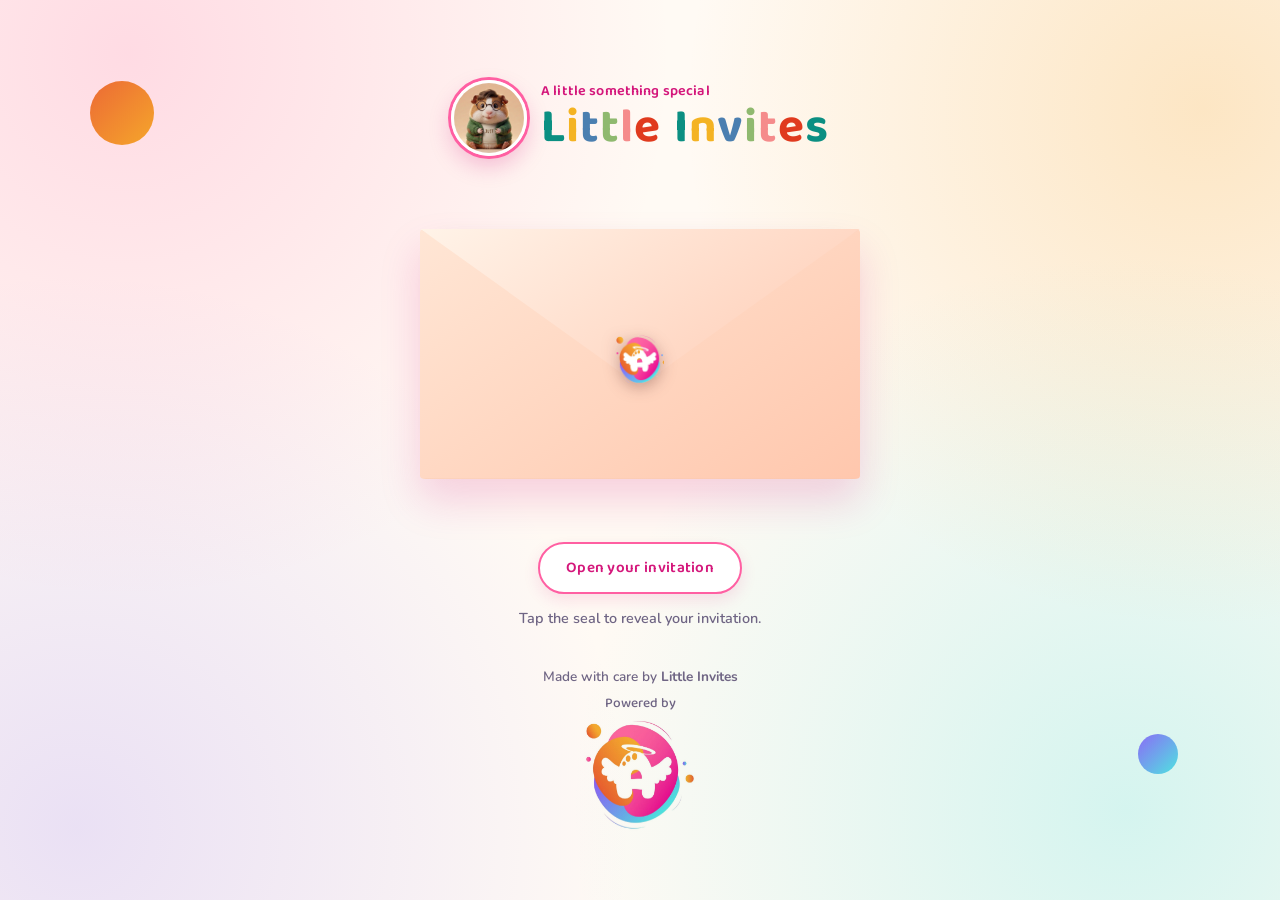
<file: index.html>
<!DOCTYPE html>
<html lang="en">
<head>
    <meta charset="UTF-8">
    <meta name="viewport" content="width=device-width, initial-scale=1.0">
    <meta name="theme-color" content="#fffaf4">

    <title>Little Invites | You're Invited</title>

    <link rel="preconnect" href="https://fonts.googleapis.com">
    <link rel="preconnect" href="https://fonts.gstatic.com" crossorigin>
    <link href="https://fonts.googleapis.com/css2?family=Baloo+2:wght@400;500;600;700;800&family=Fredoka:wght@400;500;600&family=Nunito:ital,wght@0,400;0,600;0,700;1,400&display=swap" rel="stylesheet">

    <link rel="stylesheet" href="css/style.css">
    <link rel="stylesheet" href="css/rsvp.css">

    <!-- Seal override: shows the Little A's Creation "A" instead of the letter L -->
    <style>
        .wax-seal {
            background: transparent !important;
            border: 0 !important;
            box-shadow: none !important;
            padding: 0 !important;
            overflow: visible !important;
            font-size: 0 !important;
        }
        .wax-seal::before,
        .wax-seal::after { display: none !important; }
        .wax-seal .seal-logo {
            display: block;
            width: 100%;
            height: 100%;
            object-fit: contain;
            filter: drop-shadow(0 4px 8px rgba(80, 30, 30, 0.35));
            pointer-events: none;
        }
    </style>
</head>

<body class="invite-page">

    <main class="invite-shell">

        <header class="invite-header">

            <img class="mascot"
                 src="images/mascot.jpg"
                 alt="Little Invites mascot: a guinea pig in round glasses and a green cardigan"
                 width="76"
                 height="76">

            <div class="invite-header-text">

                <p class="eyebrow">A little something special</p>

                <h1 class="brand" aria-label="Little Invites">
                    <span aria-hidden="true">
                        <span class="c1">L</span><span class="c2">i</span><span class="c3">t</span><span class="c4">t</span><span class="c5">l</span><span class="c6">e</span><span class="gap"></span><span class="c1">I</span><span class="c2">n</span><span class="c3">v</span><span class="c4">i</span><span class="c5">t</span><span class="c6">e</span><span class="c1">s</span>
                    </span>
                </h1>

            </div>

        </header>

        <section class="envelope-stage" aria-label="Interactive invitation envelope">

            <div class="envelope" id="envelope">

                <div class="envelope-back"></div>

                <article class="letter">

                    <p class="letter-kicker">
                        We would love to celebrate with you
                    </p>

                    <h2 id="eventTitle">
                        A Special Celebration
                    </h2>

                    <div class="color-rule"></div>

                    <p class="guest-line">
                        Dear <strong id="guestName">Guest</strong>,
                    </p>

                    <p class="letter-message" id="message">
                        It would mean so much to have you celebrate this special day with us.
                    </p>

                    <p class="event-date" id="eventDate">
                        Date to be announced
                    </p>

                    <p class="event-venue" id="eventVenue">
                        Venue details to follow
                    </p>

                    <a class="map-link hidden"
                       id="mapLink"
                       target="_blank"
                       rel="noopener">
                        View location
                    </a>

                    <div class="letter-actions">

                        <a class="button button-gold" id="rsvpYes" href="#">
                            Accept invitation
                        </a>

                        <a class="text-link" id="rsvpNo" href="#">
                            Sorry, can't attend
                        </a>

                    </div>

                    <p class="small-note">
                        With love, and warm wishes
                    </p>

                </article>

                <div class="envelope-front"></div>

                <div class="envelope-flap"></div>

                <div class="wax-seal" aria-hidden="true">
                    <img class="seal-logo"
                         src="images/seal-a.png"
                         alt=""
                         width="400"
                         height="400">
                </div>

            </div>

        </section>

        <button class="button button-outline" id="openButton" type="button">
            Open your invitation
        </button>

        <p class="hint" id="hint">
            Tap the seal to reveal your invitation.
        </p>

        <p class="footer-note">
            Made with care by <strong>Little Invites</strong>
        </p>

        <div class="powered-by">

            <p class="powered-label">Powered by</p>

            <img class="powered-logo"
                 src="images/little-as-creation-logo.jpg"
                 alt="Little A's Creation, Prints and Crafts"
                 width="480"
                 height="429"
                 decoding="async">

        </div>

    </main>

    <script src="js/main.js"></script>
    <script src="js/firebase-config.js"></script>
    <script src="js/invite-loader.js"></script>
    <script src="js/rsvp.js"></script>

</body>
</html>
</file>
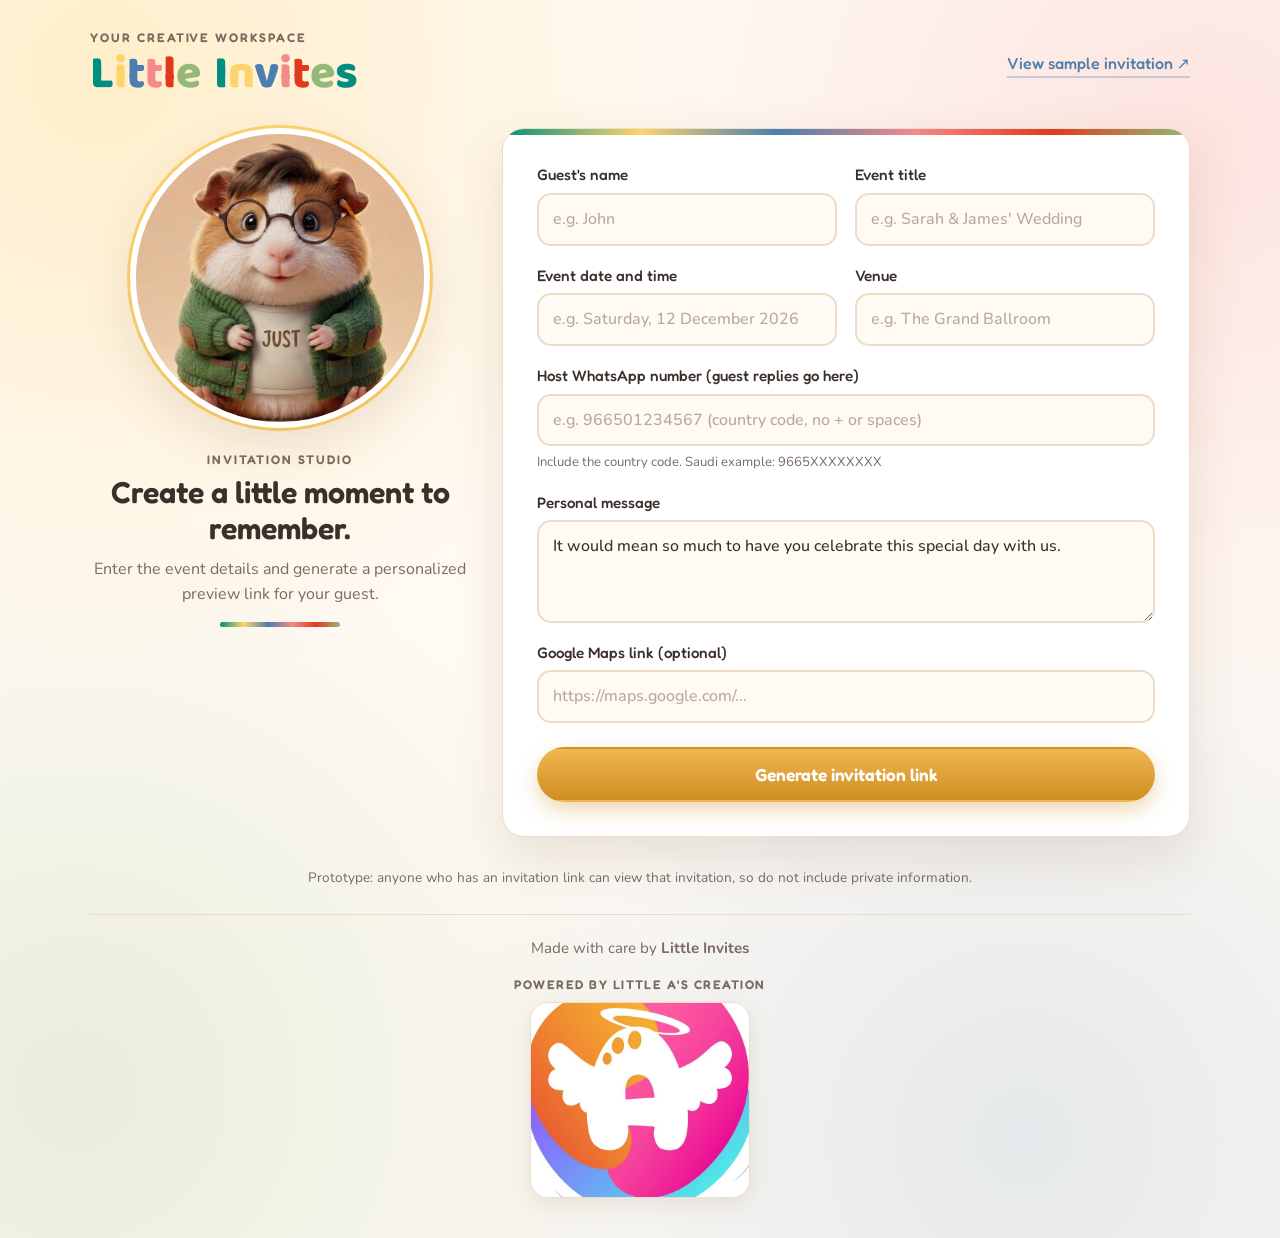
<file: admin.html>
<!DOCTYPE html>
<html lang="en">

<head>
    <meta charset="UTF-8">
    <meta name="viewport" content="width=device-width, initial-scale=1.0">
    <meta name="theme-color" content="#fffaf4">

    <title>Little Invites | Admin Studio</title>

    <link rel="preconnect" href="https://fonts.googleapis.com">
    <link rel="preconnect" href="https://fonts.gstatic.com" crossorigin>
    <link href="https://fonts.googleapis.com/css2?family=Baloo+2:wght@400;500;600;700;800&family=Fredoka:wght@400;500;600&family=Nunito:ital,wght@0,400;0,600;0,700;1,400&display=swap" rel="stylesheet">

    <!-- Admin page has its own stylesheet so index.html and style.css stay untouched -->
    <link rel="stylesheet" href="css/admin.css">
</head>

<body class="admin-page">

    <main class="admin-shell">

        <!-- Header -->
        <header class="admin-header">

            <div class="admin-header-text">
                <p class="eyebrow">Your creative workspace</p>

                <h1 class="brand" aria-label="Little Invites">
                    <span aria-hidden="true">
                        <span class="c1">L</span><span class="c2">i</span><span class="c3">t</span><span class="c4">t</span><span class="c5">l</span><span class="c6">e</span><span class="gap"></span><span class="c1">I</span><span class="c2">n</span><span class="c3">v</span><span class="c4">i</span><span class="c5">t</span><span class="c6">e</span><span class="c1">s</span>
                    </span>
                </h1>
            </div>

            <a class="text-link" href="index.html">View sample invitation ↗</a>

        </header>


        <div class="admin-layout">

            <!-- Left: intro + guinea pig -->
            <aside class="admin-side">

                <div class="mascot-frame">
                    <img class="mascot-big"
                         src="images/mascot.jpg"
                         alt="Little Invites mascot: a guinea pig in round glasses and a green cardigan"
                         width="1376"
                         height="768">
                </div>

                <div class="admin-intro">
                    <p class="eyebrow">Invitation studio</p>

                    <h2>Create a little moment to remember.</h2>

                    <p>
                        Enter the event details and generate a personalized
                        preview link for your guest.
                    </p>

                    <div class="color-rule"></div>
                </div>

            </aside>


            <!-- Right: form -->
            <section class="form-card">

                <form id="inviteForm">

                    <div class="form-grid">

                        <label>
                            Guest's name
                            <input id="guest" placeholder="e.g. John" required maxlength="60">
                        </label>

                        <label>
                            Event title
                            <input id="title" placeholder="e.g. Sarah &amp; James' Wedding" required maxlength="90">
                        </label>

                        <label>
                            Event date and time
                            <input id="date" placeholder="e.g. Saturday, 12 December 2026">
                        </label>

                        <label>
                            Venue
                            <input id="venue" placeholder="e.g. The Grand Ballroom">
                        </label>

                        <label class="full-width">
                            Host WhatsApp number (guest replies go here)
                            <input id="phone" type="tel" inputmode="tel" required
                                   placeholder="e.g. 966501234567 (country code, no + or spaces)"
                                   maxlength="20">
                            <span class="field-hint">Include the country code. Saudi example: 9665XXXXXXXX</span>
                        </label>

                        <label class="full-width">
                            Personal message
                            <textarea id="message" rows="3" maxlength="240">It would mean so much to have you celebrate this special day with us.</textarea>
                        </label>

                        <label class="full-width">
                            Google Maps link (optional)
                            <input id="map" type="url" placeholder="https://maps.google.com/...">
                        </label>

                    </div>

                    <button class="button button-gold button-wide" type="submit">
                        Generate invitation link
                    </button>

                </form>


                <div class="generated hidden" id="generated" aria-live="polite">

                    <p class="eyebrow">Your invitation link</p>

                    <p class="generated-note">
                        This link opens the personalized invitation page.
                    </p>

                    <div class="link-row">
                        <input id="generatedUrl" readonly aria-label="Generated invitation URL">

                        <button class="button button-outline" id="copyButton" type="button">
                            Copy
                        </button>
                    </div>

                    <div class="generated-actions">
                        <a class="button button-gold" id="previewLink" target="_blank" rel="noopener">
                            Preview invitation
                        </a>

                        <span class="copy-status" id="copyStatus" role="status"></span>
                    </div>

                </div>

            </section>

        </div>


        <p class="admin-disclaimer">
            Prototype: anyone who has an invitation link can view that invitation,
            so do not include private information.
        </p>


        <!-- Footer -->
        <footer class="admin-footer">

            <p class="footer-note">
                Made with care by <strong>Little Invites</strong>
            </p>

            <div class="powered-by">

                <p class="powered-label">Powered by Little A's Creation</p>

                <div class="logo-crop">
                    <img class="powered-logo"
                         src="images/little-as-creation-logo.jpg"
                         alt="Little A's Creation, Prints and Crafts"
                         width="2048"
                         height="2048"
                         decoding="async">
                </div>

            </div>

        </footer>

    </main>

    <script src="js/firebase-config.js"></script>
    <script src="js/admin.js"></script>

</body>

</html>
</file>
<file: css/style.css>
:root {
    /* Original Little Invites palette (still used by the Admin Studio) */
    --ink: #20232b;
    --night: #171b24;
    --cream: #f7f2e9;
    --paper: #fffdf8;
    --gold: #c6a66b;
    --gold-light: #e6d2a7;
    --muted: #a9a49a;

    --serif: Georgia, "Times New Roman", serif;
    --sans: Arial, Helvetica, sans-serif;

    /* Little A's Creation palette (invitation page) */
    --pink: #ff5fa2;
    --magenta: #d4177b;
    --orange: #f5a62b;
    --coral: #e5532b;
    --purple: #8b6cf6;
    --cyan: #4fe3e0;
    --teal: #0b8f82;
    --blue: #4b7fb0;
    --leaf: #8fb96f;
    --sun: #f4b323;
    --salmon: #f58b8b;
    --red: #e03a1e;

    --plum: #2d2540;
    --plum-soft: #6f6584;
    --warm-white: #fffaf4;

    --display: "Baloo 2", "Fredoka", "Nunito", "Trebuchet MS", Arial, sans-serif;
    --text: "Nunito", "Segoe UI", Arial, sans-serif;
}

* {
    box-sizing: border-box;
}

body {
    margin: 0;
    font-family: var(--sans);
}

/* =================================
   ADMIN PAGE BACKGROUND (dark, unchanged)
================================= */

.admin-page {
    min-height: 100vh;
    color: var(--cream);

    background:
        radial-gradient(
            ellipse at 50% 25%,
            #303644 0%,
            var(--night) 58%,
            #10131a 100%
        );
}

/* =================================
   INVITATION PAGE BACKGROUND (light)
   Soft colour blobs borrowed from the Little A's Creation logo
================================= */

.invite-page {
    min-height: 100vh;
    min-height: 100dvh;

    color: var(--plum);
    font-family: var(--text);

    background:
        radial-gradient(circle at 10% 6%,  rgba(255, 95, 162, 0.20), transparent 38%),
        radial-gradient(circle at 94% 12%, rgba(245, 166, 43, 0.24), transparent 36%),
        radial-gradient(circle at 88% 90%, rgba(79, 227, 224, 0.24), transparent 40%),
        radial-gradient(circle at 6% 92%,  rgba(139, 108, 246, 0.18), transparent 38%),
        var(--warm-white);
}

/* Two decorative dots, like the ones around the logo */

.invite-page::before,
.invite-page::after {
    content: "";
    position: fixed;
    z-index: -1;
    border-radius: 50%;
    pointer-events: none;
}

.invite-page::before {
    width: 64px;
    height: 64px;
    top: 9%;
    left: 7%;
    background: linear-gradient(135deg, #ec6a35, #f5a62b);
}

.invite-page::after {
    width: 40px;
    height: 40px;
    right: 8%;
    bottom: 14%;
    background: linear-gradient(135deg, #8b6cf6, #4fe3e0);
}

/* Visible keyboard focus on the invitation page */

.invite-page :focus-visible {
    outline: 3px solid var(--purple);
    outline-offset: 3px;
}

/* =================================
   MAIN INVITATION LAYOUT
================================= */

.invite-shell {
    width: min(100% - 32px, 760px);
    margin: auto;
    min-height: 100vh;
    min-height: 100dvh;

    display: flex;
    flex-direction: column;
    align-items: center;
    justify-content: center;

    padding: 38px 0 24px;
    text-align: center;
}

/* =================================
   SHARED TEXT STYLES (used by Admin Studio)
================================= */

.eyebrow {
    color: var(--gold);
    font-size: 0.68rem;
    letter-spacing: 0.22em;
    font-weight: 700;
    margin: 0 0 12px;
}

.brand {
    font: 700 clamp(2rem, 7vw, 3rem)/1 var(--display);
    letter-spacing: 0.02em;
    margin: 0;
    color: var(--cream);
}

.brand span {
    color: var(--gold-light);
    font-style: italic;
}

/* =================================
   INVITATION HEADER: MASCOT + WORDMARK
================================= */

.invite-header {
    display: flex;
    align-items: center;
    justify-content: center;
    flex-wrap: wrap;
    gap: 14px;

    text-align: left;
}

.mascot {
    width: 76px;
    height: 76px;
    flex: none;

    border-radius: 50%;
    object-fit: cover;

    border: 3px solid #fff;
    box-shadow:
        0 0 0 3px var(--pink),
        0 10px 22px rgba(212, 23, 123, 0.25);
}

.invite-page .eyebrow {
    color: var(--magenta);
    font: 600 0.9rem/1.2 var(--display);
    letter-spacing: 0.01em;
    margin: 0 0 4px;
}

.invite-page .brand {
    font: 700 clamp(1.7rem, 7vw, 3rem)/1 var(--display);
    letter-spacing: 0.02em;
    color: var(--plum);
}

.invite-page .brand span {
    font-style: normal;
}

.invite-page .brand .c1 { color: var(--teal); }
.invite-page .brand .c2 { color: var(--sun); }
.invite-page .brand .c3 { color: var(--blue); }
.invite-page .brand .c4 { color: var(--leaf); }
.invite-page .brand .c5 { color: var(--salmon); }
.invite-page .brand .c6 { color: var(--red); }

.invite-page .brand .gap {
    display: inline-block;
    width: 0.28em;
}

/* =================================
   ENVELOPE
   Stacking order (low to high):
   back (1) < letter (2) < front (3) < flap (4) < seal (5)
   When open: flap drops to 1, then letter jumps to 6 after it has slid out.
================================= */

.envelope-stage {
    width: min(100%, 560px);
    height: 360px;

    display: grid;
    place-items: center;

    margin: 18px auto 8px;

    overflow: visible;

    transition: margin-bottom 0.6s ease;
}

.envelope {
    position: relative;

    width: min(88vw, 440px);
    height: 250px;

    /* perspective lives here (no preserve-3d) so z-index ordering stays reliable */
    perspective: 900px;
}

/* Envelope back */

.envelope-back {
    position: absolute;
    inset: 0;
    z-index: 1;

    background: #f5c3aa;
    border-radius: 6px;

    box-shadow: 0 22px 40px rgba(212, 23, 123, 0.18);
}

/* =================================
   INVITATION LETTER
   Closed: shorter than the envelope and clipped, so it is fully hidden inside.
================================= */

.letter {
    position: absolute;
    z-index: 2;              /* between envelope-back and envelope-front */

    left: 5%;
    top: 5%;

    width: 90%;
    max-height: 190px;       /* fits inside the closed envelope */
    overflow: hidden;

    padding: 26px 24px 20px;

    background: #fff;
    color: var(--plum);

    border: 1px solid #f3e3da;
    border-radius: 6px;
    box-shadow: 0 6px 24px rgba(111, 101, 132, 0.22);

    transform: translateY(0);

    /* closing: slide back down first, drop behind the pocket immediately */
    transition:
        transform 0.8s cubic-bezier(.2, .75, .2, 1),
        max-height 0.8s ease,
        z-index 0s linear 0s;
}

/* Colourful top edge, echoing the logo */

.letter::before {
    content: "";
    position: absolute;
    inset: 0 0 auto 0;
    height: 6px;

    background: linear-gradient(
        90deg,
        var(--pink),
        var(--orange),
        var(--sun),
        var(--cyan),
        var(--purple)
    );
}

.letter-kicker {
    color: var(--magenta);
    font: 600 0.95rem/1.2 var(--display);
    letter-spacing: 0.01em;
    margin: 0;
}

.letter h2 {
    font: 500 clamp(1.45rem, 5.5vw, 2rem)/1.15 var(--display);
    color: var(--plum);
    margin: 8px 0 0;
}

.color-rule {
    width: 56px;
    height: 4px;
    border-radius: 4px;
    background: linear-gradient(90deg, var(--pink), var(--orange));
    margin: 12px auto;
}

.guest-line {
    font: 600 1rem/1.5 var(--text);
    margin: 0 0 6px;
}

.letter-message {
    font: 400 0.95rem/1.55 var(--text);
    color: var(--plum);
    margin: 0;
}

.event-date {
    font: 500 1.05rem/1.3 var(--display);
    color: var(--magenta);
    margin: 14px 0 2px;
}

.event-venue {
    font: 600 0.9rem/1.4 var(--text);
    color: var(--plum-soft);
    margin: 2px 0;
}

.map-link {
    display: inline-block;
    color: #087568;
    font: 700 0.85rem var(--text);
    margin-top: 6px;
}

/* =================================
   RSVP BUTTONS
================================= */

.letter-actions {
    display: flex;
    flex-direction: column;
    align-items: center;
    gap: 9px;
    margin-top: 14px;
}

.small-note {
    color: var(--plum-soft);
    font: italic 0.85rem var(--text);
    margin: 14px 0 0;
}

/* =================================
   ENVELOPE FRONT (pocket)
================================= */

.envelope-front {
    position: absolute;
    z-index: 3;
    inset: 0;

    background: linear-gradient(
        145deg,
        #ffe6d5,
        #ffc7ad
    );

    clip-path: polygon(
        0 0,
        50% 58%,
        100% 0,
        100% 100%,
        0 100%
    );

    border-radius: 4px;
}

/* =================================
   ENVELOPE FLAP
================================= */

.envelope-flap {
    position: absolute;
    z-index: 4;
    inset: 0;

    background: linear-gradient(
        145deg,
        #fff3e8,
        #ffc2a8
    );

    clip-path: polygon(
        0 0,
        100% 0,
        50% 63%
    );

    transform-origin: top;

    /* z-index drops behind the letter halfway through the flip */
    transition:
        transform 0.85s ease,
        z-index 0s linear 0.4s;
}

/* =================================
   WAX SEAL (pink, from the logo)
================================= */

.wax-seal {
    position: absolute;
    z-index: 5;

    left: 50%;
    top: 52%;

    transform: translate(-50%, -50%);

    width: 48px;
    height: 48px;

    border-radius: 50%;

    display: grid;
    place-items: center;

    color: #fff;

    background: radial-gradient(
        circle at 35% 30%,
        #ff8cc0,
        #d4177b 75%
    );

    border: 2px solid #ffd0e6;

    font: 600 1.4rem var(--display);

    box-shadow:
        0 3px 10px rgba(212, 23, 123, 0.4),
        0 0 0 0 rgba(255, 95, 162, 0.45);

    transition:
        opacity 0.35s,
        transform 0.35s;

    cursor: pointer;

    /* gentle pulse so guests know to tap it */
    animation: sealPulse 2.4s ease-in-out infinite;
}

@keyframes sealPulse {
    0%, 100% {
        box-shadow:
            0 3px 10px rgba(212, 23, 123, 0.4),
            0 0 0 0 rgba(255, 95, 162, 0.45);
    }
    50% {
        box-shadow:
            0 3px 10px rgba(212, 23, 123, 0.4),
            0 0 0 12px rgba(255, 95, 162, 0);
    }
}

/* =================================
   OPEN ENVELOPE ANIMATION
   1. Seal fades, flap flips open (0 - 0.85s)
   2. Letter slides UP from inside the pocket (starts 0.45s), still behind the front
   3. After it has cleared the pocket (1.5s) it moves in front so the buttons are usable
================================= */

.envelope.open .envelope-flap {
    transform: rotateX(180deg);
    z-index: 1;
}

.envelope.open .wax-seal {
    opacity: 0;
    transform: translate(-50%, -50%) scale(0.5);
    pointer-events: none;
    animation: none;
}

.envelope.open .letter {
    max-height: 640px;
    transform: translateY(-210px);
    z-index: 6;

    transition:
        transform 1s cubic-bezier(.2, .75, .2, 1) 0.45s,
        max-height 1s ease 0.45s,
        z-index 0s linear 1.5s;
}

/* Give the opened invitation room */

.invite-page.is-open .envelope-stage {
    margin-bottom: 225px;
}

/* =================================
   BUTTONS
================================= */

.button {
    border: 0;
    border-radius: 3px;

    padding: 13px 22px;

    display: inline-flex;
    justify-content: center;
    align-items: center;

    text-decoration: none;

    font: 700 0.75rem var(--sans);
    letter-spacing: 0.06em;

    cursor: pointer;

    transition: transform 0.2s;
}

.button:active {
    transform: scale(0.98);
}

.button-gold {
    color: #201d18;

    background: linear-gradient(
        135deg,
        #ead8ae,
        #bd9a5d
    );
}

.button-outline {
    color: var(--gold-light);
    border: 1px solid #9c8150;
    background: transparent;
}

.button-wide {
    width: 100%;
    margin-top: 20px;
}

.text-link {
    color: var(--gold-light);
    font-size: 0.78rem;

    text-decoration: underline;
    text-underline-offset: 3px;
}

/* Invitation page versions of the buttons and links */

.invite-page .button {
    min-height: 44px;
    padding: 12px 26px;

    border-radius: 999px;

    font: 600 0.95rem var(--display);
    letter-spacing: 0.02em;
}

.invite-page .button-gold {
    color: #fff;

    background: linear-gradient(
        135deg,
        #d4177b,
        #e5532b
    );

    box-shadow: 0 6px 16px rgba(212, 23, 123, 0.28);
}

.invite-page .button-outline {
    color: var(--magenta);
    border: 2px solid var(--pink);
    background: #fff;

    box-shadow: 0 6px 16px rgba(212, 23, 123, 0.12);
}

.invite-page .button-outline:hover {
    background: #fff0f7;
}

.invite-page .text-link {
    color: var(--plum-soft);
    font: 600 0.85rem var(--text);
    padding: 6px 4px;
}

/* =================================
   FOOTER AND MESSAGES
================================= */

.hint,
.footer-note {
    color: var(--muted);
    font-size: 0.75rem;
}

.footer-note {
    margin-top: 25px;
}

.invite-page .hint,
.invite-page .footer-note {
    color: var(--plum-soft);
    font: 600 0.9rem var(--text);
}

.invite-page .footer-note {
    margin: 25px 0 6px;
    font-size: 0.85rem;
}

/* Powered by Little A's Creation */

.powered-by {
    display: flex;
    flex-direction: column;
    align-items: center;
    gap: 2px;
}

.powered-label {
    margin: 0;
    color: var(--plum-soft);
    font: 500 0.85rem var(--display);
}

.powered-logo {
    width: 132px;
    height: auto;

    /* the logo has a white background; multiply lets the page colour show through */
    mix-blend-mode: multiply;
}

.hidden {
    display: none !important;
}

/* =================================
   ADMIN PAGE
================================= */

.admin-shell {
    width: min(100% - 32px, 900px);
    margin: auto;
    padding: 34px 0 50px;
}

.admin-header {
    display: flex;
    align-items: center;
    justify-content: space-between;
    gap: 20px;
    flex-wrap: wrap;

    padding-bottom: 24px;
    border-bottom: 1px solid #ffffff20;
}

.admin-intro {
    max-width: 620px;
    padding: 38px 0 24px;
}

.admin-intro h2 {
    font: 700 clamp(1.8rem, 5vw, 2.6rem)/1.12 var(--display);
    margin: 0 0 10px;
}

.admin-intro > p:last-child {
    color: #c1bdb5;
    line-height: 1.6;
    font-size: 0.9rem;
}

/* =================================
   ADMIN FORM
================================= */

.form-card {
    padding: clamp(18px, 4vw, 32px);

    background: #fffdf8;
    color: var(--ink);

    border-radius: 7px;

    box-shadow: 0 18px 55px #0003;
}

.form-grid {
    display: grid;
    grid-template-columns: 1fr 1fr;
    gap: 18px;
}

.form-grid label {
    display: flex;
    flex-direction: column;
    gap: 8px;

    font-size: 0.76rem;
    font-weight: 700;
    color: #514b40;
}

.form-grid input,
.form-grid textarea,
.link-row input {
    width: 100%;

    border: 1px solid #ded6c8;
    border-radius: 3px;

    background: #fff;
    padding: 12px;

    color: var(--ink);
    font: 0.88rem var(--sans);

    outline-color: var(--gold);
}

.form-grid textarea {
    resize: vertical;
}

.full-width {
    grid-column: 1 / -1;
}

/* =================================
   GENERATED INVITATION LINK
================================= */

.generated {
    margin-top: 26px;
    padding-top: 22px;
    border-top: 1px solid #e6dfd4;
}

.generated .eyebrow {
    color: #92703c;
}

.generated-note {
    color: #716b61;
    font-size: 0.8rem;
    line-height: 1.5;
}

.link-row {
    display: flex;
    gap: 8px;
}

.link-row input {
    min-width: 0;
    font-size: 0.76rem;
}

.generated-actions {
    display: flex;
    align-items: center;
    gap: 14px;

    margin-top: 14px;
    flex-wrap: wrap;
}

.copy-status {
    color: #55734d;
    font-size: 0.78rem;
}

.admin-disclaimer {
    color: #b7b2a8;
    font-size: 0.75rem;
    line-height: 1.6;
    margin-top: 18px;
}

/* =================================
   MOBILE RESPONSIVE DESIGN
================================= */

@media (max-width: 600px) {

    .invite-page::before {
        width: 44px;
        height: 44px;
        top: 4%;
        left: 4%;
    }

    .invite-page::after {
        width: 30px;
        height: 30px;
        right: 5%;
        bottom: 6%;
    }

    .mascot {
        width: 64px;
        height: 64px;
    }

    .envelope-stage {
        height: 330px;
    }

    .envelope {
        height: 215px;
    }

    .letter {
        max-height: 160px;   /* stays inside the shorter mobile envelope */
        padding: 22px 16px 16px;
    }

    .envelope.open .letter {
        max-height: 640px;
        transform: translateY(-190px);
    }

    .invite-page.is-open .envelope-stage {
        margin-bottom: 215px;
    }

    .form-grid {
        grid-template-columns: 1fr;
    }

    .full-width {
        grid-column: auto;
    }

    .admin-header {
        align-items: flex-start;
        flex-direction: column;
    }

    .link-row {
        flex-direction: column;
    }
}

/* =================================
   REDUCED MOTION
================================= */

@media (prefers-reduced-motion: reduce) {

    .wax-seal {
        animation: none;
    }
}
</file>
<file: css/rsvp.css>
/* LITTLE INVITES — RSVP pop-up (used by js/rsvp.js) */

.rsvp-hidden { display: none !important; }
body.rsvp-lock { overflow: hidden; }

.rsvp-overlay {
    position: fixed;
    inset: 0;
    z-index: 9999;
    display: flex;
    align-items: center;
    justify-content: center;
    padding: 16px;
    background: rgba(59, 47, 42, 0.55);
    backdrop-filter: blur(3px);
}

.rsvp-card {
    position: relative;
    width: min(380px, 100%);
    padding: 34px 26px 26px;
    text-align: center;
    background: #fffaf4;
    border-radius: 24px;
    border-top: 6px solid transparent;
    border-image: linear-gradient(90deg,#008f7e,#ffd36b,#4a7fb0,#f48a8a,#e03a1e,#94b878) 1;
    box-shadow: 0 24px 60px rgba(60, 30, 10, 0.35);
    font-family: "Nunito", system-ui, sans-serif;
    color: #3b2f2a;
    animation: rsvp-pop 0.28s ease;
}

@keyframes rsvp-pop {
    from { opacity: 0; transform: translateY(14px) scale(0.97); }
    to   { opacity: 1; transform: none; }
}

.rsvp-card h3 {
    margin: 0 0 8px;
    font-family: "Fredoka", "Baloo 2", system-ui, sans-serif;
    font-weight: 600;
    font-size: 1.45rem;
}

.rsvp-card p { margin: 0 0 18px; color: #7a6a60; line-height: 1.5; }

.rsvp-close {
    position: absolute;
    top: 10px;
    right: 12px;
    width: 34px;
    height: 34px;
    border: 0;
    border-radius: 50%;
    background: transparent;
    font-size: 1.6rem;
    line-height: 1;
    color: #7a6a60;
    cursor: pointer;
}
.rsvp-close:hover { background: #f3e6d6; }

.rsvp-stepper {
    display: flex;
    align-items: center;
    justify-content: center;
    gap: 18px;
    margin-bottom: 22px;
}

.rsvp-step {
    width: 46px;
    height: 46px;
    border-radius: 50%;
    border: 2px solid #ecdcc9;
    background: #fff;
    font-size: 1.5rem;
    color: #3b2f2a;
    cursor: pointer;
}
.rsvp-step:hover { border-color: #e9a63b; color: #cf8f22; }

.rsvp-count {
    min-width: 48px;
    font-family: "Fredoka", system-ui, sans-serif;
    font-size: 2.2rem;
    font-weight: 600;
}

.rsvp-send {
    width: 100%;
    padding: 14px 20px;
    border: 0;
    border-radius: 99px;
    font-family: "Fredoka", system-ui, sans-serif;
    font-size: 1.05rem;
    font-weight: 600;
    color: #fff;
    cursor: pointer;
    background: linear-gradient(180deg, #34c55f, #1fa14a);
    box-shadow: 0 8px 20px rgba(31, 161, 74, 0.35);
}
.rsvp-send-no   { background: linear-gradient(180deg, #8a99a8, #6a7a8a); box-shadow: 0 8px 20px rgba(80,95,110,0.3); }
.rsvp-send-done { background: linear-gradient(180deg, #f1b650, #cf8f22); box-shadow: 0 8px 20px rgba(207,143,34,0.35); }

.rsvp-again {
    margin-top: 12px;
    border: 0;
    background: none;
    font-family: "Fredoka", system-ui, sans-serif;
    color: #4a7fb0;
    text-decoration: underline;
    cursor: pointer;
}

.rsvp-send:focus-visible, .rsvp-step:focus-visible,
.rsvp-again:focus-visible, .rsvp-close:focus-visible {
    outline: 3px solid #4a7fb0;
    outline-offset: 2px;
}

@media (prefers-reduced-motion: reduce) { .rsvp-card { animation: none; } }
</file>
<file: css/admin.css>
/* =========================================================
   LITTLE INVITES — ADMIN STUDIO
   Standalone stylesheet (does not touch css/style.css)
   Palette taken from the invitation page + brand logo
   ========================================================= */

:root {
    --cream: #fffaf4;
    --cream-deep: #fbefdf;
    --peach: #f7dcc3;
    --ink: #3b2f2a;
    --ink-soft: #7a6a60;
    --line: #ecdcc9;

    --gold: #e9a63b;
    --gold-dark: #cf8f22;

    --teal: #008f7e;
    --blue: #4a7fb0;
    --green: #94b878;
    --pink: #f48a8a;
    --red: #e03a1e;
    --yellow: #ffd36b;

    --radius: 22px;
    --shadow: 0 18px 50px rgba(120, 80, 40, 0.14);

    --font-brand: "Baloo 2", "Fredoka", system-ui, sans-serif;
    --font-head: "Fredoka", "Baloo 2", system-ui, sans-serif;
    --font-body: "Nunito", system-ui, -apple-system, "Segoe UI", sans-serif;
}

* { box-sizing: border-box; }

html { -webkit-text-size-adjust: 100%; }

body.admin-page {
    margin: 0;
    min-height: 100vh;
    font-family: var(--font-body);
    color: var(--ink);
    line-height: 1.55;
    background:
        radial-gradient(circle at 8% 6%, rgba(255, 211, 107, 0.30), transparent 38%),
        radial-gradient(circle at 94% 12%, rgba(244, 138, 138, 0.20), transparent 36%),
        radial-gradient(circle at 80% 92%, rgba(74, 127, 176, 0.14), transparent 40%),
        radial-gradient(circle at 6% 88%, rgba(148, 184, 120, 0.20), transparent 36%),
        var(--cream);
}

.hidden { display: none !important; }

.admin-shell {
    width: min(1100px, 100% - 32px);
    margin: 0 auto;
    padding: 28px 0 40px;
}

/* ---------- Header ---------- */
.admin-header {
    display: flex;
    align-items: center;
    justify-content: space-between;
    gap: 16px;
    flex-wrap: wrap;
    padding-bottom: 18px;
}

.eyebrow {
    margin: 0 0 2px;
    font-family: var(--font-head);
    font-size: 0.78rem;
    font-weight: 600;
    letter-spacing: 0.16em;
    text-transform: uppercase;
    color: var(--ink-soft);
}

.brand {
    margin: 0;
    font-family: var(--font-brand);
    font-weight: 800;
    font-size: clamp(2rem, 5vw, 2.9rem);
    line-height: 1.1;
}

.brand .gap { display: inline-block; width: 0.28em; }
.brand .c1 { color: var(--teal); }
.brand .c2 { color: var(--yellow); }
.brand .c3 { color: var(--blue); }
.brand .c4 { color: var(--pink); }
.brand .c5 { color: var(--red); }
.brand .c6 { color: var(--green); }

.text-link {
    font-family: var(--font-head);
    font-weight: 500;
    color: var(--blue);
    text-decoration: none;
    border-bottom: 2px solid rgba(74, 127, 176, 0.3);
    transition: border-color 0.2s, color 0.2s;
}
.text-link:hover { color: var(--teal); border-color: var(--teal); }

/* ---------- Layout ---------- */
.admin-layout {
    display: grid;
    grid-template-columns: minmax(260px, 380px) 1fr;
    gap: 32px;
    align-items: start;
    margin-top: 10px;
}

.admin-side {
    display: flex;
    flex-direction: column;
    gap: 22px;
    align-items: center;
    text-align: center;
}

/* ---------- Guinea pig ---------- */
.mascot-frame {
    width: min(100%, 300px);
    aspect-ratio: 1 / 1;
    border-radius: 50%;
    overflow: hidden;
    border: 6px solid #fff;
    box-shadow: var(--shadow), 0 0 0 3px var(--yellow);
    background: var(--peach);
    animation: float 4.5s ease-in-out infinite;
}

.mascot-big {
    width: 100%;
    height: 100%;
    object-fit: cover;
    object-position: 50% 45%;
    transform: scale(1.12);
    display: block;
}

@keyframes float {
    0%, 100% { transform: translateY(0); }
    50%      { transform: translateY(-9px); }
}

/* ---------- Intro ---------- */
.admin-intro h2 {
    margin: 4px 0 10px;
    font-family: var(--font-head);
    font-weight: 600;
    font-size: clamp(1.5rem, 3vw, 1.9rem);
    line-height: 1.2;
}

.admin-intro p { margin: 0; color: var(--ink-soft); }

.color-rule {
    height: 5px;
    width: 120px;
    margin: 16px auto 0;
    border-radius: 99px;
    background: linear-gradient(90deg,
        var(--teal), var(--yellow), var(--blue), var(--pink), var(--red), var(--green));
}

/* ---------- Form card ---------- */
.form-card {
    background: #fff;
    border: 1px solid var(--line);
    border-radius: var(--radius);
    box-shadow: var(--shadow);
    padding: clamp(20px, 4vw, 34px);
    position: relative;
    overflow: hidden;
}

.form-card::before {
    content: "";
    position: absolute;
    inset: 0 0 auto 0;
    height: 6px;
    background: linear-gradient(90deg,
        var(--teal), var(--yellow), var(--blue), var(--pink), var(--red), var(--green));
}

.form-grid {
    display: grid;
    grid-template-columns: 1fr 1fr;
    gap: 18px;
    margin-bottom: 24px;
}

.full-width { grid-column: 1 / -1; }

label {
    display: flex;
    flex-direction: column;
    gap: 6px;
    font-family: var(--font-head);
    font-weight: 500;
    font-size: 0.95rem;
    color: var(--ink);
}

input, textarea {
    width: 100%;
    font: inherit;
    font-family: var(--font-body);
    font-size: 1rem;           /* 16px stops iOS zoom on focus */
    color: var(--ink);
    background: var(--cream);
    border: 2px solid var(--line);
    border-radius: 14px;
    padding: 12px 14px;
    transition: border-color 0.2s, box-shadow 0.2s, background 0.2s;
}

textarea { resize: vertical; min-height: 90px; }

input::placeholder, textarea::placeholder { color: #b9a899; }

input:focus, textarea:focus {
    outline: none;
    background: #fff;
    border-color: var(--gold);
    box-shadow: 0 0 0 4px rgba(233, 166, 59, 0.22);
}

/* ---------- Buttons ---------- */
.button {
    display: inline-flex;
    align-items: center;
    justify-content: center;
    gap: 8px;
    font-family: var(--font-head);
    font-weight: 600;
    font-size: 1rem;
    text-decoration: none;
    cursor: pointer;
    border-radius: 99px;
    padding: 13px 26px;
    border: 2px solid transparent;
    transition: transform 0.15s, box-shadow 0.2s, background 0.2s, color 0.2s;
}

.button:active { transform: translateY(1px) scale(0.99); }

.button-gold {
    color: #fff;
    background: linear-gradient(180deg, #f1b650, var(--gold-dark));
    box-shadow: 0 8px 20px rgba(207, 143, 34, 0.35);
}
.button-gold:hover { transform: translateY(-2px); box-shadow: 0 12px 26px rgba(207, 143, 34, 0.42); }

.button-outline {
    color: var(--ink);
    background: #fff;
    border-color: var(--line);
}
.button-outline:hover { border-color: var(--gold); color: var(--gold-dark); }

.button-wide { width: 100%; font-size: 1.08rem; padding: 15px 26px; }

.button:focus-visible, .text-link:focus-visible {
    outline: 3px solid var(--blue);
    outline-offset: 3px;
}

/* ---------- Generated link ---------- */
.generated {
    margin-top: 28px;
    padding: 20px;
    border-radius: 18px;
    background: var(--cream-deep);
    border: 2px dashed var(--gold);
    animation: pop 0.35s ease;
}

@keyframes pop {
    from { opacity: 0; transform: translateY(8px) scale(0.98); }
    to   { opacity: 1; transform: none; }
}

.generated-note { margin: 4px 0 14px; font-size: 0.9rem; color: var(--ink-soft); }

.link-row { display: flex; gap: 10px; }
.link-row input { flex: 1; min-width: 0; background: #fff; }
.link-row .button { padding: 10px 22px; }

.generated-actions {
    display: flex;
    align-items: center;
    flex-wrap: wrap;
    gap: 14px;
    margin-top: 16px;
}

.copy-status {
    font-family: var(--font-head);
    font-weight: 500;
    color: var(--teal);
}

/* ---------- Disclaimer + footer ---------- */
.admin-disclaimer {
    max-width: 680px;
    margin: 30px auto 0;
    text-align: center;
    font-size: 0.85rem;
    color: var(--ink-soft);
}

.admin-footer {
    margin-top: 26px;
    padding-top: 22px;
    border-top: 1px solid var(--line);
    display: flex;
    flex-direction: column;
    align-items: center;
    gap: 14px;
    text-align: center;
}

.footer-note { margin: 0; color: var(--ink-soft); font-size: 0.95rem; }

.powered-by {
    display: flex;
    flex-direction: column;
    align-items: center;
    gap: 8px;
}

.powered-label {
    margin: 0;
    font-family: var(--font-head);
    font-size: 0.78rem;
    font-weight: 600;
    letter-spacing: 0.12em;
    text-transform: uppercase;
    color: var(--ink-soft);
}

/* The logo file has wide white margins; this window shows the artwork only.
   The image itself is NOT stretched, recoloured or edited. */
.logo-crop {
    position: relative;
    width: min(220px, 60vw);
    aspect-ratio: 1.125 / 1;
    overflow: hidden;
    background: #fff;
    border-radius: 18px;
    border: 1px solid var(--line);
    box-shadow: 0 8px 22px rgba(120, 80, 40, 0.10);
}

.powered-logo {
    position: absolute;
    width: 158.7%;
    height: auto;
    left: -25.4%;
    top: -35.7%;
    max-width: none;
}

/* ---------- Responsive ---------- */
@media (max-width: 860px) {
    .admin-layout { grid-template-columns: 1fr; gap: 24px; }

    .admin-side {
        flex-direction: row;
        text-align: left;
        align-items: center;
        gap: 18px;
    }
    .mascot-frame { width: 130px; flex: none; border-width: 4px; }
    .color-rule { margin-left: 0; }
}

@media (max-width: 560px) {
    .admin-shell { width: calc(100% - 24px); padding-top: 18px; }
    .admin-side { flex-direction: column; text-align: center; }
    .color-rule { margin-left: auto; }
    .mascot-frame { width: 150px; }
    .form-grid { grid-template-columns: 1fr; gap: 14px; }
    .link-row { flex-direction: column; }
    .generated-actions .button { width: 100%; }
}

@media (prefers-reduced-motion: reduce) {
    .mascot-frame, .generated { animation: none; }
    .button { transition: none; }
}

/* ---------- Field hint ---------- */
.field-hint {
    font-family: var(--font-body);
    font-weight: 400;
    font-size: 0.82rem;
    color: var(--ink-soft);
}
</file>
